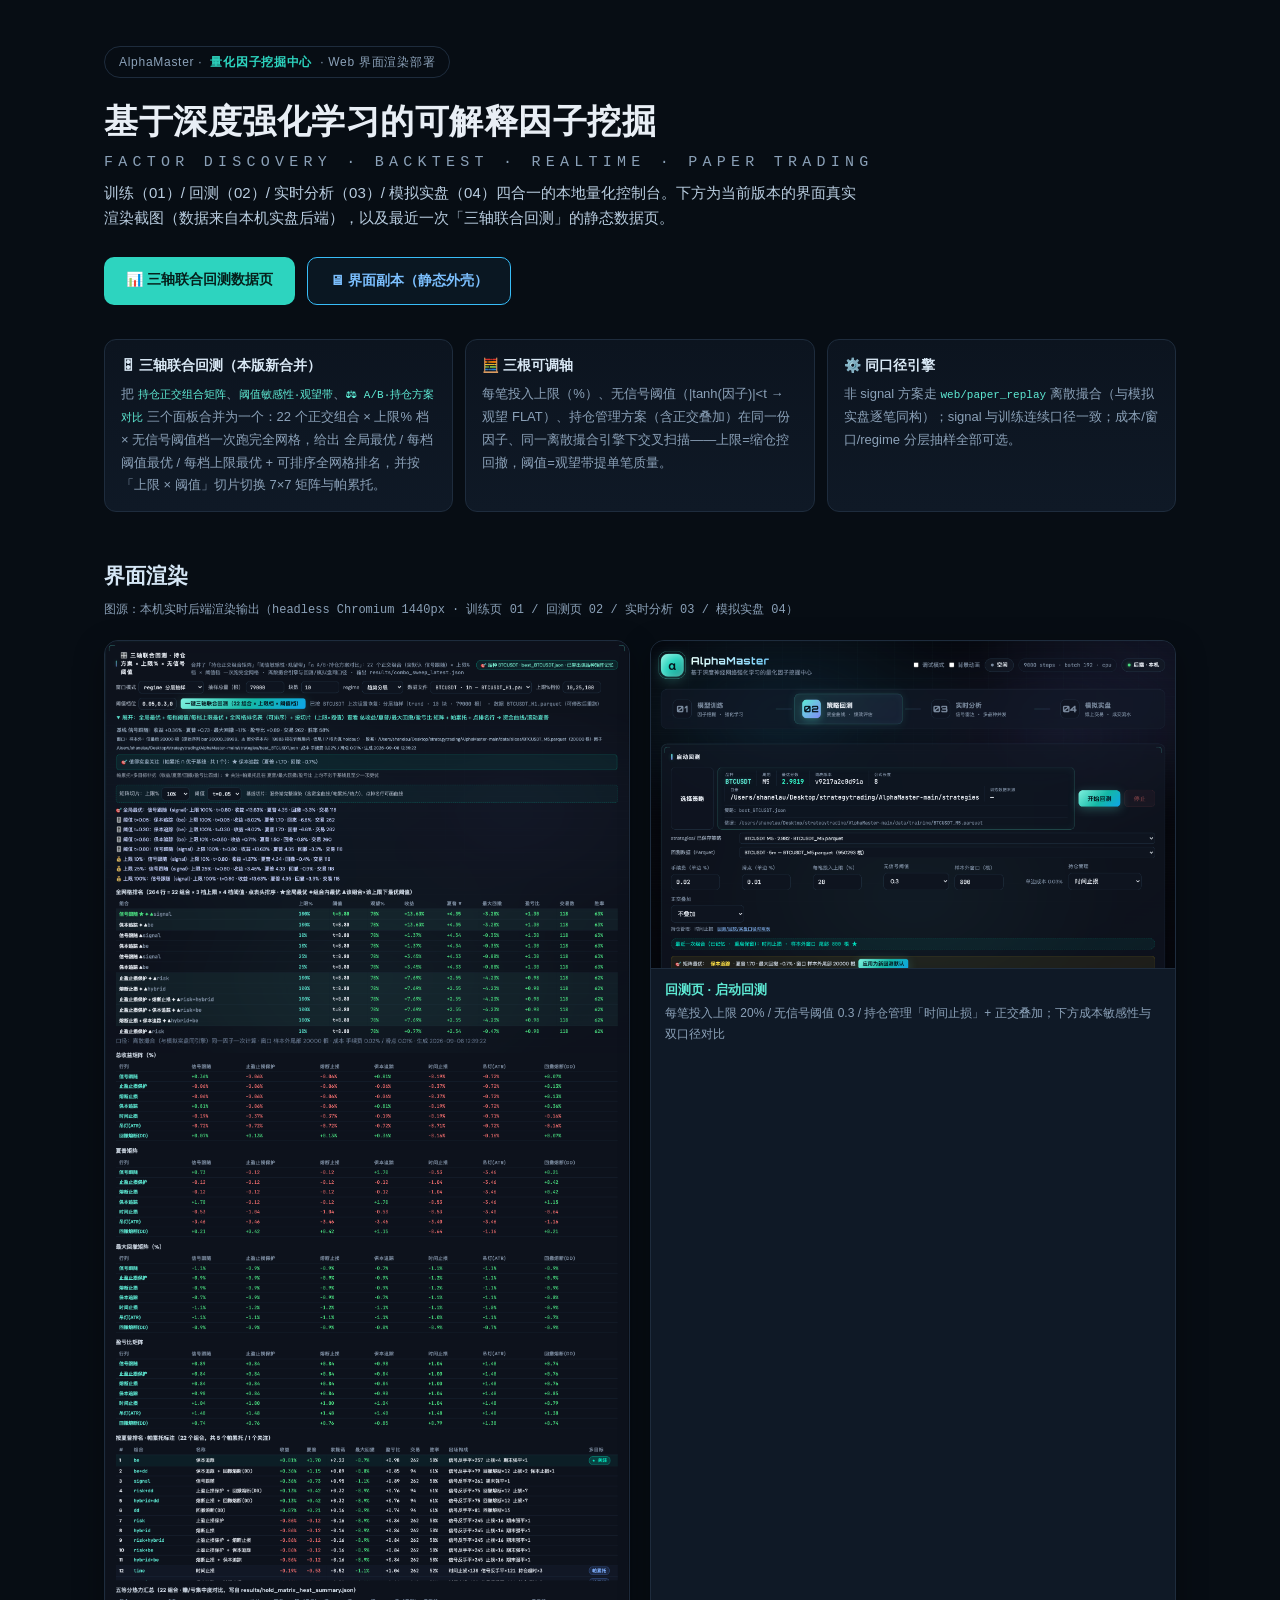
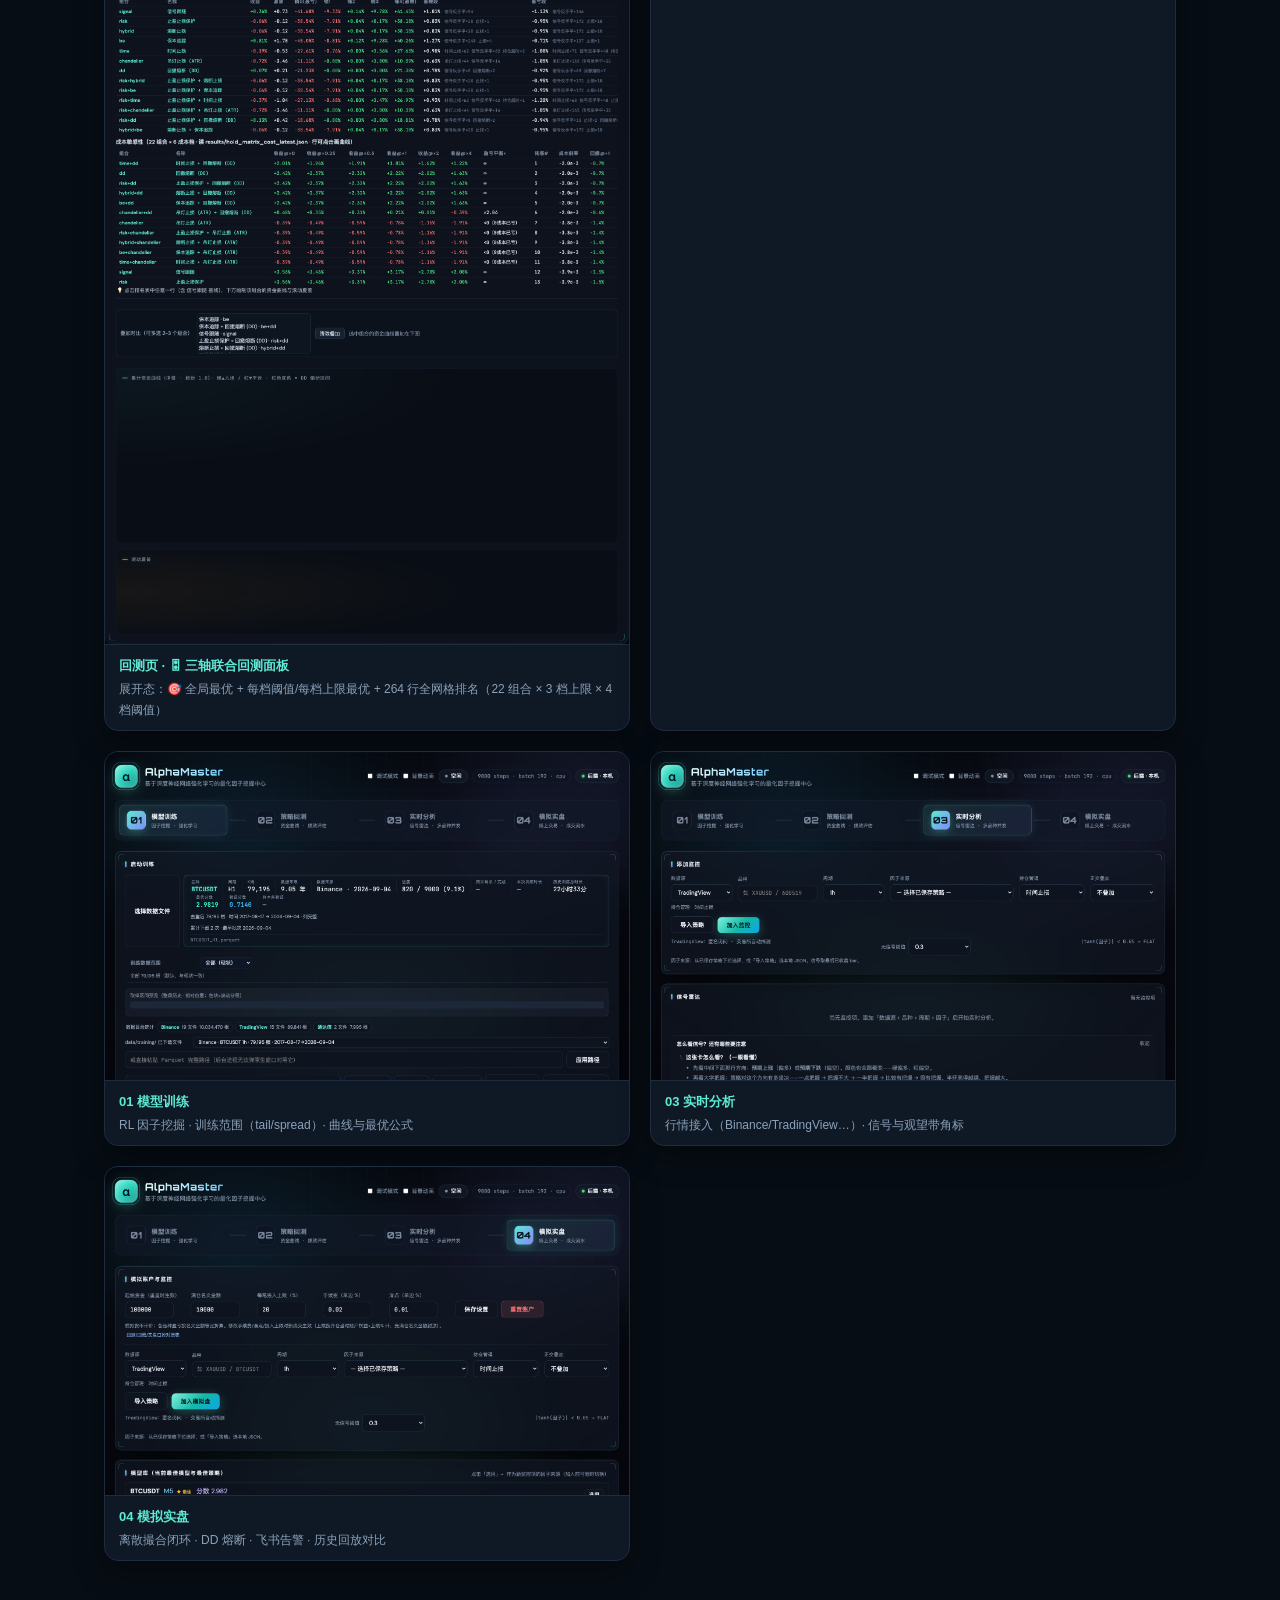
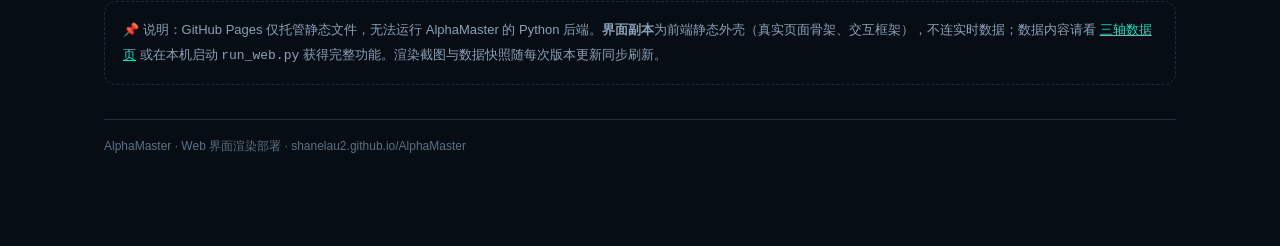
<file: index.html>
<!DOCTYPE html>
<html lang="zh-CN">
<head>
<meta charset="UTF-8" />
<meta name="viewport" content="width=device-width, initial-scale=1.0" />
<title>AlphaMaster · 量化因子挖掘中心 — Web 界面渲染</title>
<link rel="icon" type="image/svg+xml" href="./app/static/favicon.svg" />
<style>
  :root{--bg:#070d14;--panel:#0f1926;--panel2:#0c141f;--line:#1e2c3d;--txt:#e8eef5;--dim:#8ba1b8;--acc:#2dd4bf;--acc2:#38bdf8}
  *{box-sizing:border-box;margin:0;padding:0}
  body{background:radial-gradient(1200px 600px at 70% -10%, #0d2233 0%, var(--bg) 55%);color:var(--txt);font:15px/1.7 -apple-system,'PingFang SC','Microsoft YaHei',sans-serif}
  .wrap{max-width:1120px;margin:0 auto;padding:46px 24px 90px}
  .badge{display:inline-flex;align-items:center;gap:8px;border:1px solid var(--line);border-radius:999px;padding:5px 14px;font-size:12px;color:var(--dim);letter-spacing:.06em}
  .badge b{color:var(--acc)}
  h1{font-size:34px;line-height:1.25;margin:22px 0 10px;letter-spacing:.5px}
  h1 .en{display:block;font:500 15px/1 'JetBrains Mono',monospace;color:var(--dim);letter-spacing:.35em;margin-top:12px}
  .lead{color:#b9cde0;max-width:760px;font-size:15px}
  .cta{display:flex;gap:12px;flex-wrap:wrap;margin:26px 0 8px}
  .cta a{display:inline-block;padding:11px 22px;border-radius:10px;text-decoration:none;font-weight:600;font-size:14px}
  .cta .primary{background:var(--acc);color:#06201c}.cta .primary:hover{filter:brightness(1.1)}
  .cta .ghost{border:1px solid var(--acc2);color:#7cc0ff;background:rgba(56,189,248,.06)}.cta .ghost:hover{background:rgba(56,189,248,.14)}
  .panes{display:grid;grid-template-columns:repeat(auto-fit,minmax(300px,1fr));gap:12px;margin:34px 0 8px}
  .pane{border:1px solid var(--line);border-radius:12px;padding:14px 16px;background:linear-gradient(180deg,var(--panel2),var(--panel))}
  .pane h3{font-size:14px;color:#d9e8f5;margin-bottom:6px}
  .pane p{font-size:13px;color:var(--dim);line-height:1.75}
  .pane code{color:#5eead4;font:11px 'JetBrains Mono',monospace}
  h2{font-size:21px;margin:46px 0 4px;color:#d5e6f5}
  h2 small{display:block;font:12px/1.8 'JetBrains Mono',monospace;color:var(--dim);font-weight:400;margin-top:6px}
  .shots{display:grid;grid-template-columns:repeat(auto-fit,minmax(420px,1fr));gap:20px;margin-top:18px}
  .card{border:1px solid var(--line);border-radius:14px;overflow:hidden;background:var(--panel);box-shadow:0 10px 30px rgba(0,0,0,.35)}
  .card a img{width:100%;display:block;border-bottom:1px solid var(--line)}
  .card figcaption{padding:10px 14px;font-size:13px;color:#c6d6e6}
  .card figcaption b{color:#5eead4}
  .card figcaption small{display:block;color:var(--dim);font-size:12px;margin-top:2px}
  .note{margin-top:40px;padding:16px 18px;border:1px dashed var(--line);border-radius:12px;color:var(--dim);font-size:13px;line-height:1.9}
  .note a{color:var(--acc)}
  footer{margin-top:34px;color:#5c7186;font-size:12px;border-top:1px solid var(--line);padding-top:16px}
</style>
</head>
<body><div class="wrap">
  <div class="badge">AlphaMaster · <b>量化因子挖掘中心</b> · Web 界面渲染部署</div>
  <h1>基于深度强化学习的可解释因子挖掘
    <span class="en">FACTOR DISCOVERY · BACKTEST · REALTIME · PAPER TRADING</span>
  </h1>
  <p class="lead">训练（01）/ 回测（02）/ 实时分析（03）/ 模拟实盘（04）四合一的本地量化控制台。下方为当前版本的界面真实渲染截图（数据来自本机实盘后端），以及最近一次「三轴联合回测」的静态数据页。</p>
  <div class="cta">
    <a class="primary" href="./axis.html">📊 三轴联合回测数据页</a>
    <a class="ghost" href="./app/">🖥 界面副本（静态外壳）</a>
  </div>
  <div class="panes">
    <div class="pane"><h3>🎛 三轴联合回测（本版新合并）</h3><p>把 <code>持仓正交组合矩阵</code>、<code>阈值敏感性·观望带</code>、<code>⚖ A/B·持仓方案对比</code> 三个面板合并为一个：22 个正交组合 × 上限% 档 × 无信号阈值档一次跑完全网格，给出 全局最优 / 每档阈值最优 / 每档上限最优 + 可排序全网格排名，并按「上限 × 阈值」切片切换 7×7 矩阵与帕累托。</p></div>
    <div class="pane"><h3>🧮 三根可调轴</h3><p>每笔投入上限（%）、无信号阈值（|tanh(因子)|&lt;t → 观望 FLAT）、持仓管理方案（含正交叠加）在同一份因子、同一离散撮合引擎下交叉扫描——上限=缩仓控回撤，阈值=观望带提单笔质量。</p></div>
    <div class="pane"><h3>⚙️ 同口径引擎</h3><p>非 signal 方案走 <code>web/paper_replay</code> 离散撮合（与模拟实盘逐笔同构）；signal 与训练连续口径一致；成本/窗口/regime 分层抽样全部可选。</p></div>
  </div>
  <h2>界面渲染 <small>图源：本机实时后端渲染输出（headless Chromium 1440px · 训练页 01 / 回测页 02 / 实时分析 03 / 模拟实盘 04）</small></h2>
  <div class="shots">
    <figure class="card"><a href="./shots/t02b_threeaxis_panel.png" target="_blank"><img src="./shots/t02b_threeaxis_panel.png" alt="三轴联合回测面板" /></a><figcaption><b>回测页 · 🎛 三轴联合回测面板</b><small>展开态：🎯 全局最优 + 每档阈值/每档上限最优 + 264 行全网格排名（22 组合 × 3 档上限 × 4 档阈值）</small></figcaption></figure>
    <figure class="card"><a href="./shots/t02_backtest_top.png" target="_blank"><img src="./shots/t02_backtest_top.png" alt="回测页顶部" /></a><figcaption><b>回测页 · 启动回测</b><small>每笔投入上限 20% / 无信号阈值 0.3 / 持仓管理「时间止损」+ 正交叠加；下方成本敏感性与双口径对比</small></figcaption></figure>
    <figure class="card"><a href="./shots/t01_train.png" target="_blank"><img src="./shots/t01_train.png" alt="训练页" /></a><figcaption><b>01 模型训练</b><small>RL 因子挖掘 · 训练范围（tail/spread）· 曲线与最优公式</small></figcaption></figure>
    <figure class="card"><a href="./shots/t03_realtime.png" target="_blank"><img src="./shots/t03_realtime.png" alt="实时分析页" /></a><figcaption><b>03 实时分析</b><small>行情接入（Binance/TradingView…）· 信号与观望带角标</small></figcaption></figure>
    <figure class="card"><a href="./shots/t04_paper.png" target="_blank"><img src="./shots/t04_paper.png" alt="模拟实盘页" /></a><figcaption><b>04 模拟实盘</b><small>离散撮合闭环 · DD 熔断 · 飞书告警 · 历史回放对比</small></figcaption></figure>
  </div>
  <div class="note">📌 说明：GitHub Pages 仅托管静态文件，无法运行 AlphaMaster 的 Python 后端。<b>界面副本</b>为前端静态外壳（真实页面骨架、交互框架），不连实时数据；数据内容请看 <a href="./axis.html">三轴数据页</a> 或在本机启动 <code>run_web.py</code> 获得完整功能。渲染截图与数据快照随每次版本更新同步刷新。</div>
  <footer>AlphaMaster · Web 界面渲染部署 · shanelau2.github.io/AlphaMaster</footer>
</div></body></html>
</file>
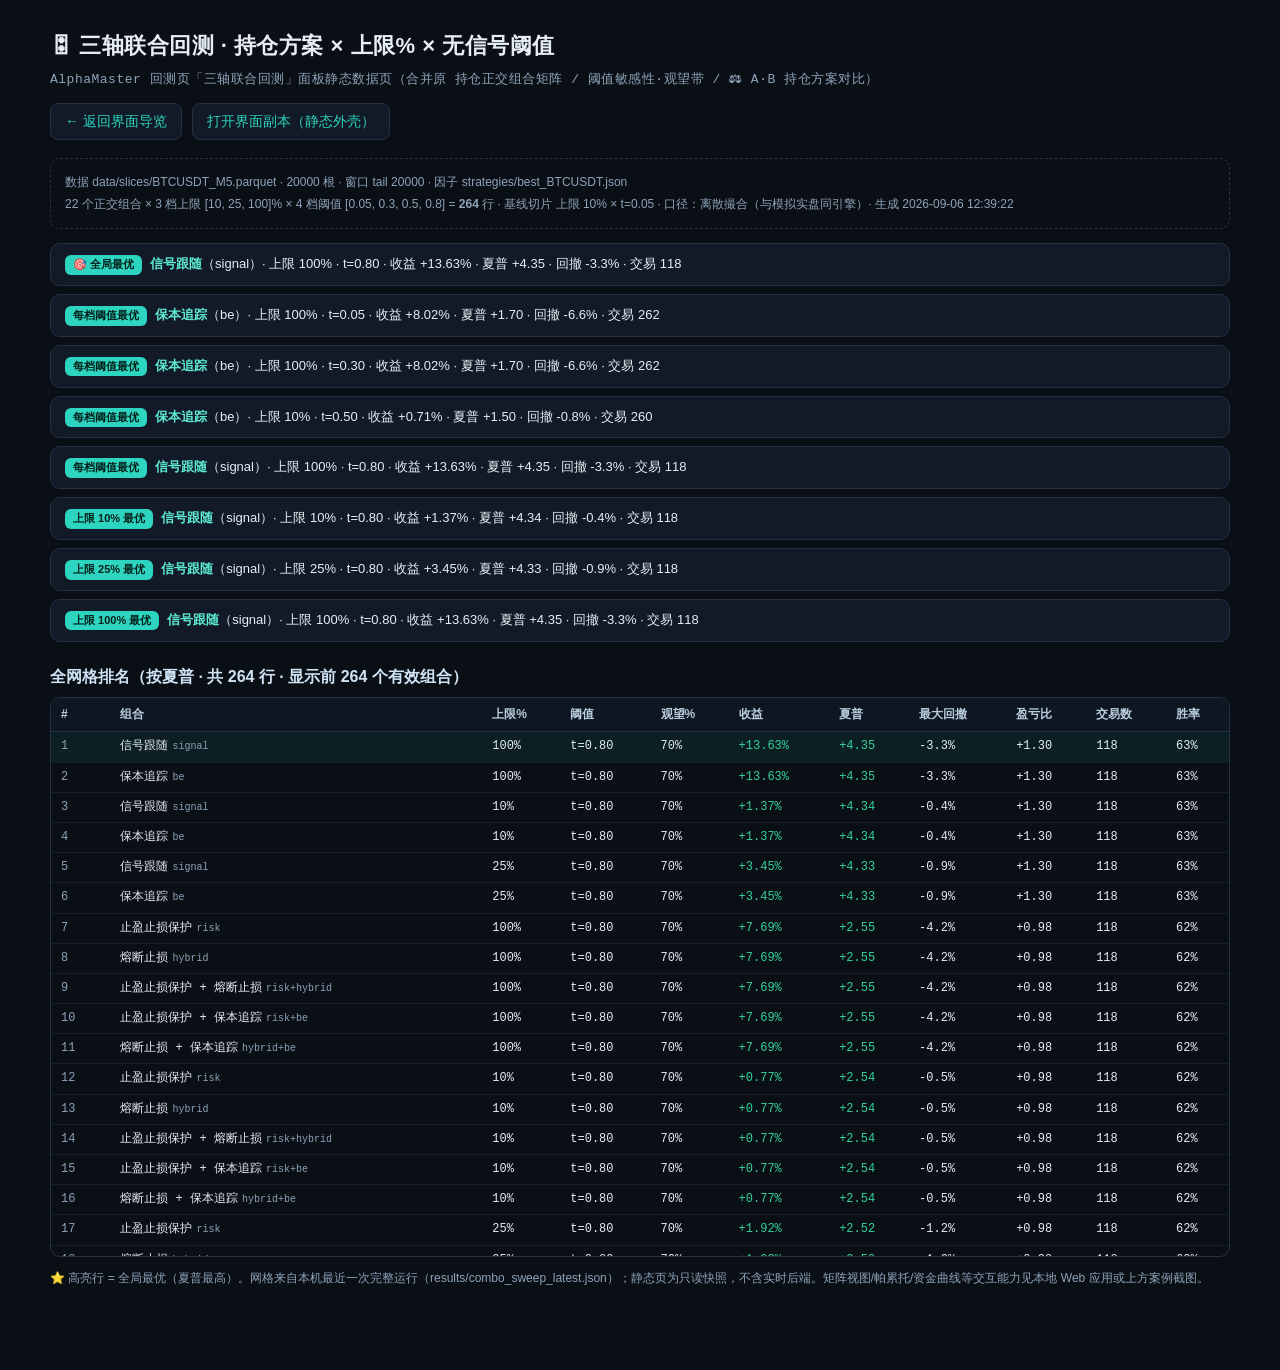
<file: axis.html>
<!DOCTYPE html><html lang=zh-CN><head><meta charset=utf-8><meta name=viewport content='width=device-width,initial-scale=1'>
<title>三轴联合回测 · 持仓方案 × 上限% × 无信号阈值 — AlphaMaster 数据页</title><style>
:root{--bg:#0a0f16;--panel:#111a26;--line:#243244;--txt:#e6edf3;--dim:#8ea3b8;--acc:#2dd4bf;--pos:#34d399;--neg:#f87171}
*{box-sizing:border-box;margin:0;padding:0}body{background:var(--bg);color:var(--txt);font:14px/1.6 -apple-system,'PingFang SC','Microsoft YaHei',sans-serif;padding:28px 22px 80px}
.wrap{max-width:1180px;margin:0 auto}
h1{font-size:22px;letter-spacing:.5px}h1 .sub{display:block;color:var(--dim);font:13px/1.7 'JetBrains Mono',monospace;font-weight:400;margin-top:6px}
.links{margin:12px 0 18px;display:flex;gap:10px;flex-wrap:wrap}
.links a{color:var(--acc);border:1px solid var(--line);padding:6px 14px;border-radius:8px;text-decoration:none;background:var(--panel)}
.links a:hover{border-color:var(--acc)}
.meta{color:var(--dim);font-size:12px;line-height:1.9;padding:12px 14px;border:1px dashed var(--line);border-radius:10px;margin:6px 0 14px}
.chip{border:1px solid var(--line);background:var(--panel);border-radius:10px;padding:10px 14px;margin:8px 0;font-size:13px}
.chip.big{border-color:#1f6f66;background:#0e1f1d}
.tag{display:inline-block;color:#04201b;background:var(--acc);border-radius:6px;font-size:11px;padding:1px 8px;margin-right:8px;font-weight:600}
.chip b{color:#5eead4} .chip .id{color:var(--dim);font:11px 'JetBrains Mono',monospace;margin-left:6px}
h2{font-size:16px;margin:22px 0 8px;color:#cfe3f5}
.tbl-wrap{max-height:560px;overflow:auto;border:1px solid var(--line);border-radius:10px}
table{border-collapse:collapse;width:100%;font-size:12px;white-space:nowrap}
th{position:sticky;top:0;background:#0e1622;color:#b9cddd;text-align:left;padding:7px 10px;font-weight:600;border-bottom:1px solid var(--line)}
td{padding:5px 10px;border-bottom:1px solid #15202f;font-family:'JetBrains Mono',monospace}
tr.best td{background:rgba(45,212,191,.08)} td.c .id{color:var(--dim);font-size:10px;margin-left:4px}
.pos{color:var(--pos)}.neg{color:var(--neg)}.m{color:var(--dim)}
.note{color:var(--dim);font-size:12px;margin-top:10px;line-height:1.9}
</style></head><body><div class=wrap>
<h1>🎛 三轴联合回测 · 持仓方案 × 上限% × 无信号阈值<span class=sub>AlphaMaster 回测页「三轴联合回测」面板静态数据页（合并原 持仓正交组合矩阵 / 阈值敏感性·观望带 / ⚖ A·B 持仓方案对比）</span></h1>
<div class=links><a href=./>← 返回界面导览</a><a href=./app/>打开界面副本（静态外壳）</a></div>
<div class=meta>数据 data/slices/BTCUSDT_M5.parquet · 20000 根 · 窗口 tail 20000 · 因子 strategies/best_BTCUSDT.json<br>22 个正交组合 × 3 档上限 [10, 25, 100]% × 4 档阈值 [0.05, 0.3, 0.5, 0.8] = <b>264</b> 行 · 基线切片 上限 10% × t=0.05 · 口径：离散撮合（与模拟实盘同引擎）· 生成 2026-09-06 12:39:22</div>
<div class=chip big><span class=tag>🎯 全局最优</span><b>信号跟随</b>（signal）· 上限 100% · t=0.80 · 收益 +13.63% · 夏普 +4.35 · 回撤 -3.3% · 交易 118</div>
<div class=chip><span class=tag>每档阈值最优</span><b>保本追踪</b>（be）· 上限 100% · t=0.05 · 收益 +8.02% · 夏普 +1.70 · 回撤 -6.6% · 交易 262</div><div class=chip><span class=tag>每档阈值最优</span><b>保本追踪</b>（be）· 上限 100% · t=0.30 · 收益 +8.02% · 夏普 +1.70 · 回撤 -6.6% · 交易 262</div><div class=chip><span class=tag>每档阈值最优</span><b>保本追踪</b>（be）· 上限 10% · t=0.50 · 收益 +0.71% · 夏普 +1.50 · 回撤 -0.8% · 交易 260</div><div class=chip><span class=tag>每档阈值最优</span><b>信号跟随</b>（signal）· 上限 100% · t=0.80 · 收益 +13.63% · 夏普 +4.35 · 回撤 -3.3% · 交易 118</div><div class=chip><span class=tag>上限 10% 最优</span><b>信号跟随</b>（signal）· 上限 10% · t=0.80 · 收益 +1.37% · 夏普 +4.34 · 回撤 -0.4% · 交易 118</div><div class=chip><span class=tag>上限 25% 最优</span><b>信号跟随</b>（signal）· 上限 25% · t=0.80 · 收益 +3.45% · 夏普 +4.33 · 回撤 -0.9% · 交易 118</div><div class=chip><span class=tag>上限 100% 最优</span><b>信号跟随</b>（signal）· 上限 100% · t=0.80 · 收益 +13.63% · 夏普 +4.35 · 回撤 -3.3% · 交易 118</div>
<h2>全网格排名（按夏普 · 共 264 行 · 显示前 264 个有效组合）</h2>
<div class=tbl-wrap><table><thead><tr><th>#</th><th>组合</th><th>上限%</th><th>阈值</th><th>观望%</th><th>收益</th><th>夏普</th><th>最大回撤</th><th>盈亏比</th><th>交易数</th><th>胜率</th></tr></thead><tbody><tr class=best><td class=m>1</td><td class=c>信号跟随<span class=id>signal</span></td><td>100%</td><td>t=0.80</td><td>70%</td><td class='pos'>+13.63%</td><td class='pos'>+4.35</td><td>-3.3%</td><td>+1.30</td><td>118</td><td>63%</td></tr><tr><td class=m>2</td><td class=c>保本追踪<span class=id>be</span></td><td>100%</td><td>t=0.80</td><td>70%</td><td class='pos'>+13.63%</td><td class='pos'>+4.35</td><td>-3.3%</td><td>+1.30</td><td>118</td><td>63%</td></tr><tr><td class=m>3</td><td class=c>信号跟随<span class=id>signal</span></td><td>10%</td><td>t=0.80</td><td>70%</td><td class='pos'>+1.37%</td><td class='pos'>+4.34</td><td>-0.4%</td><td>+1.30</td><td>118</td><td>63%</td></tr><tr><td class=m>4</td><td class=c>保本追踪<span class=id>be</span></td><td>10%</td><td>t=0.80</td><td>70%</td><td class='pos'>+1.37%</td><td class='pos'>+4.34</td><td>-0.4%</td><td>+1.30</td><td>118</td><td>63%</td></tr><tr><td class=m>5</td><td class=c>信号跟随<span class=id>signal</span></td><td>25%</td><td>t=0.80</td><td>70%</td><td class='pos'>+3.45%</td><td class='pos'>+4.33</td><td>-0.9%</td><td>+1.30</td><td>118</td><td>63%</td></tr><tr><td class=m>6</td><td class=c>保本追踪<span class=id>be</span></td><td>25%</td><td>t=0.80</td><td>70%</td><td class='pos'>+3.45%</td><td class='pos'>+4.33</td><td>-0.9%</td><td>+1.30</td><td>118</td><td>63%</td></tr><tr><td class=m>7</td><td class=c>止盈止损保护<span class=id>risk</span></td><td>100%</td><td>t=0.80</td><td>70%</td><td class='pos'>+7.69%</td><td class='pos'>+2.55</td><td>-4.2%</td><td>+0.98</td><td>118</td><td>62%</td></tr><tr><td class=m>8</td><td class=c>熔断止损<span class=id>hybrid</span></td><td>100%</td><td>t=0.80</td><td>70%</td><td class='pos'>+7.69%</td><td class='pos'>+2.55</td><td>-4.2%</td><td>+0.98</td><td>118</td><td>62%</td></tr><tr><td class=m>9</td><td class=c>止盈止损保护 + 熔断止损<span class=id>risk+hybrid</span></td><td>100%</td><td>t=0.80</td><td>70%</td><td class='pos'>+7.69%</td><td class='pos'>+2.55</td><td>-4.2%</td><td>+0.98</td><td>118</td><td>62%</td></tr><tr><td class=m>10</td><td class=c>止盈止损保护 + 保本追踪<span class=id>risk+be</span></td><td>100%</td><td>t=0.80</td><td>70%</td><td class='pos'>+7.69%</td><td class='pos'>+2.55</td><td>-4.2%</td><td>+0.98</td><td>118</td><td>62%</td></tr><tr><td class=m>11</td><td class=c>熔断止损 + 保本追踪<span class=id>hybrid+be</span></td><td>100%</td><td>t=0.80</td><td>70%</td><td class='pos'>+7.69%</td><td class='pos'>+2.55</td><td>-4.2%</td><td>+0.98</td><td>118</td><td>62%</td></tr><tr><td class=m>12</td><td class=c>止盈止损保护<span class=id>risk</span></td><td>10%</td><td>t=0.80</td><td>70%</td><td class='pos'>+0.77%</td><td class='pos'>+2.54</td><td>-0.5%</td><td>+0.98</td><td>118</td><td>62%</td></tr><tr><td class=m>13</td><td class=c>熔断止损<span class=id>hybrid</span></td><td>10%</td><td>t=0.80</td><td>70%</td><td class='pos'>+0.77%</td><td class='pos'>+2.54</td><td>-0.5%</td><td>+0.98</td><td>118</td><td>62%</td></tr><tr><td class=m>14</td><td class=c>止盈止损保护 + 熔断止损<span class=id>risk+hybrid</span></td><td>10%</td><td>t=0.80</td><td>70%</td><td class='pos'>+0.77%</td><td class='pos'>+2.54</td><td>-0.5%</td><td>+0.98</td><td>118</td><td>62%</td></tr><tr><td class=m>15</td><td class=c>止盈止损保护 + 保本追踪<span class=id>risk+be</span></td><td>10%</td><td>t=0.80</td><td>70%</td><td class='pos'>+0.77%</td><td class='pos'>+2.54</td><td>-0.5%</td><td>+0.98</td><td>118</td><td>62%</td></tr><tr><td class=m>16</td><td class=c>熔断止损 + 保本追踪<span class=id>hybrid+be</span></td><td>10%</td><td>t=0.80</td><td>70%</td><td class='pos'>+0.77%</td><td class='pos'>+2.54</td><td>-0.5%</td><td>+0.98</td><td>118</td><td>62%</td></tr><tr><td class=m>17</td><td class=c>止盈止损保护<span class=id>risk</span></td><td>25%</td><td>t=0.80</td><td>70%</td><td class='pos'>+1.92%</td><td class='pos'>+2.52</td><td>-1.2%</td><td>+0.98</td><td>118</td><td>62%</td></tr><tr><td class=m>18</td><td class=c>熔断止损<span class=id>hybrid</span></td><td>25%</td><td>t=0.80</td><td>70%</td><td class='pos'>+1.92%</td><td class='pos'>+2.52</td><td>-1.2%</td><td>+0.98</td><td>118</td><td>62%</td></tr><tr><td class=m>19</td><td class=c>止盈止损保护 + 熔断止损<span class=id>risk+hybrid</span></td><td>25%</td><td>t=0.80</td><td>70%</td><td class='pos'>+1.92%</td><td class='pos'>+2.52</td><td>-1.2%</td><td>+0.98</td><td>118</td><td>62%</td></tr><tr><td class=m>20</td><td class=c>止盈止损保护 + 保本追踪<span class=id>risk+be</span></td><td>25%</td><td>t=0.80</td><td>70%</td><td class='pos'>+1.92%</td><td class='pos'>+2.52</td><td>-1.2%</td><td>+0.98</td><td>118</td><td>62%</td></tr><tr><td class=m>21</td><td class=c>熔断止损 + 保本追踪<span class=id>hybrid+be</span></td><td>25%</td><td>t=0.80</td><td>70%</td><td class='pos'>+1.92%</td><td class='pos'>+2.52</td><td>-1.2%</td><td>+0.98</td><td>118</td><td>62%</td></tr><tr><td class=m>22</td><td class=c>保本追踪<span class=id>be</span></td><td>100%</td><td>t=0.05</td><td>0%</td><td class='pos'>+8.02%</td><td class='pos'>+1.70</td><td>-6.6%</td><td>+0.98</td><td>262</td><td>58%</td></tr><tr><td class=m>23</td><td class=c>保本追踪<span class=id>be</span></td><td>100%</td><td>t=0.30</td><td>0%</td><td class='pos'>+8.02%</td><td class='pos'>+1.70</td><td>-6.6%</td><td>+0.98</td><td>262</td><td>58%</td></tr><tr><td class=m>24</td><td class=c>保本追踪<span class=id>be</span></td><td>10%</td><td>t=0.05</td><td>0%</td><td class='pos'>+0.81%</td><td class='pos'>+1.70</td><td>-0.7%</td><td>+0.98</td><td>262</td><td>58%</td></tr><tr><td class=m>25</td><td class=c>保本追踪<span class=id>be</span></td><td>10%</td><td>t=0.30</td><td>0%</td><td class='pos'>+0.81%</td><td class='pos'>+1.70</td><td>-0.7%</td><td>+0.98</td><td>262</td><td>58%</td></tr><tr><td class=m>26</td><td class=c>保本追踪<span class=id>be</span></td><td>25%</td><td>t=0.05</td><td>0%</td><td class='pos'>+2.01%</td><td class='pos'>+1.68</td><td>-1.8%</td><td>+0.98</td><td>262</td><td>58%</td></tr><tr><td class=m>27</td><td class=c>保本追踪<span class=id>be</span></td><td>25%</td><td>t=0.30</td><td>0%</td><td class='pos'>+2.01%</td><td class='pos'>+1.68</td><td>-1.8%</td><td>+0.98</td><td>262</td><td>58%</td></tr><tr><td class=m>28</td><td class=c>回撤熔断(DD)<span class=id>dd</span></td><td>100%</td><td>t=0.80</td><td>70%</td><td class='pos'>+3.25%</td><td class='pos'>+1.60</td><td>-3.9%</td><td>+1.16</td><td>41</td><td>56%</td></tr><tr><td class=m>29</td><td class=c>保本追踪 + 回撤熔断(DD)<span class=id>be+dd</span></td><td>100%</td><td>t=0.80</td><td>70%</td><td class='pos'>+3.25%</td><td class='pos'>+1.60</td><td>-3.9%</td><td>+1.16</td><td>41</td><td>56%</td></tr><tr><td class=m>30</td><td class=c>回撤熔断(DD)<span class=id>dd</span></td><td>10%</td><td>t=0.80</td><td>70%</td><td class='pos'>+0.32%</td><td class='pos'>+1.60</td><td>-0.4%</td><td>+1.16</td><td>41</td><td>56%</td></tr><tr><td class=m>31</td><td class=c>保本追踪 + 回撤熔断(DD)<span class=id>be+dd</span></td><td>10%</td><td>t=0.80</td><td>70%</td><td class='pos'>+0.32%</td><td class='pos'>+1.60</td><td>-0.4%</td><td>+1.16</td><td>41</td><td>56%</td></tr><tr><td class=m>32</td><td class=c>回撤熔断(DD)<span class=id>dd</span></td><td>25%</td><td>t=0.80</td><td>70%</td><td class='pos'>+0.81%</td><td class='pos'>+1.58</td><td>-1.0%</td><td>+1.15</td><td>41</td><td>56%</td></tr><tr><td class=m>33</td><td class=c>保本追踪 + 回撤熔断(DD)<span class=id>be+dd</span></td><td>25%</td><td>t=0.80</td><td>70%</td><td class='pos'>+0.81%</td><td class='pos'>+1.58</td><td>-1.0%</td><td>+1.15</td><td>41</td><td>56%</td></tr><tr><td class=m>34</td><td class=c>保本追踪<span class=id>be</span></td><td>10%</td><td>t=0.50</td><td>3%</td><td class='pos'>+0.71%</td><td class='pos'>+1.50</td><td>-0.8%</td><td>+1.00</td><td>260</td><td>57%</td></tr><tr><td class=m>35</td><td class=c>保本追踪<span class=id>be</span></td><td>100%</td><td>t=0.50</td><td>3%</td><td class='pos'>+7.05%</td><td class='pos'>+1.50</td><td>-7.6%</td><td>+1.00</td><td>260</td><td>57%</td></tr><tr><td class=m>36</td><td class=c>保本追踪<span class=id>be</span></td><td>25%</td><td>t=0.50</td><td>3%</td><td class='pos'>+1.76%</td><td class='pos'>+1.48</td><td>-2.0%</td><td>+1.00</td><td>260</td><td>57%</td></tr><tr><td class=m>37</td><td class=c>时间止损<span class=id>time</span></td><td>100%</td><td>t=0.80</td><td>70%</td><td class='pos'>+3.48%</td><td class='pos'>+1.36</td><td>-4.6%</td><td>+1.00</td><td>118</td><td>58%</td></tr><tr><td class=m>38</td><td class=c>保本追踪 + 时间止损<span class=id>be+time</span></td><td>100%</td><td>t=0.80</td><td>70%</td><td class='pos'>+3.48%</td><td class='pos'>+1.36</td><td>-4.6%</td><td>+1.00</td><td>118</td><td>58%</td></tr><tr><td class=m>39</td><td class=c>时间止损<span class=id>time</span></td><td>10%</td><td>t=0.80</td><td>70%</td><td class='pos'>+0.35%</td><td class='pos'>+1.35</td><td>-0.5%</td><td>+1.00</td><td>118</td><td>58%</td></tr><tr><td class=m>40</td><td class=c>保本追踪 + 时间止损<span class=id>be+time</span></td><td>10%</td><td>t=0.80</td><td>70%</td><td class='pos'>+0.35%</td><td class='pos'>+1.35</td><td>-0.5%</td><td>+1.00</td><td>118</td><td>58%</td></tr><tr><td class=m>41</td><td class=c>时间止损<span class=id>time</span></td><td>25%</td><td>t=0.80</td><td>70%</td><td class='pos'>+0.86%</td><td class='pos'>+1.34</td><td>-1.2%</td><td>+1.00</td><td>118</td><td>58%</td></tr><tr><td class=m>42</td><td class=c>保本追踪 + 时间止损<span class=id>be+time</span></td><td>25%</td><td>t=0.80</td><td>70%</td><td class='pos'>+0.86%</td><td class='pos'>+1.34</td><td>-1.2%</td><td>+1.00</td><td>118</td><td>58%</td></tr><tr><td class=m>43</td><td class=c>保本追踪 + 回撤熔断(DD)<span class=id>be+dd</span></td><td>100%</td><td>t=0.50</td><td>3%</td><td class='pos'>+3.97%</td><td class='pos'>+1.27</td><td>-7.0%</td><td>+0.88</td><td>93</td><td>60%</td></tr><tr><td class=m>44</td><td class=c>保本追踪 + 回撤熔断(DD)<span class=id>be+dd</span></td><td>10%</td><td>t=0.50</td><td>3%</td><td class='pos'>+0.39%</td><td class='pos'>+1.26</td><td>-0.7%</td><td>+0.88</td><td>93</td><td>60%</td></tr><tr><td class=m>45</td><td class=c>保本追踪 + 回撤熔断(DD)<span class=id>be+dd</span></td><td>25%</td><td>t=0.50</td><td>3%</td><td class='pos'>+0.98%</td><td class='pos'>+1.25</td><td>-1.8%</td><td>+0.87</td><td>93</td><td>60%</td></tr><tr><td class=m>46</td><td class=c>止盈止损保护 + 回撤熔断(DD)<span class=id>risk+dd</span></td><td>100%</td><td>t=0.80</td><td>70%</td><td class='pos'>+2.36%</td><td class='pos'>+1.17</td><td>-4.7%</td><td>+1.06</td><td>41</td><td>56%</td></tr><tr><td class=m>47</td><td class=c>熔断止损 + 回撤熔断(DD)<span class=id>hybrid+dd</span></td><td>100%</td><td>t=0.80</td><td>70%</td><td class='pos'>+2.36%</td><td class='pos'>+1.17</td><td>-4.7%</td><td>+1.06</td><td>41</td><td>56%</td></tr><tr><td class=m>48</td><td class=c>止盈止损保护 + 回撤熔断(DD)<span class=id>risk+dd</span></td><td>10%</td><td>t=0.80</td><td>70%</td><td class='pos'>+0.24%</td><td class='pos'>+1.17</td><td>-0.5%</td><td>+1.06</td><td>41</td><td>56%</td></tr><tr><td class=m>49</td><td class=c>熔断止损 + 回撤熔断(DD)<span class=id>hybrid+dd</span></td><td>10%</td><td>t=0.80</td><td>70%</td><td class='pos'>+0.24%</td><td class='pos'>+1.17</td><td>-0.5%</td><td>+1.06</td><td>41</td><td>56%</td></tr><tr><td class=m>50</td><td class=c>保本追踪 + 回撤熔断(DD)<span class=id>be+dd</span></td><td>100%</td><td>t=0.05</td><td>0%</td><td class='pos'>+3.64%</td><td class='pos'>+1.16</td><td>-7.2%</td><td>+0.85</td><td>94</td><td>61%</td></tr><tr><td class=m>51</td><td class=c>保本追踪 + 回撤熔断(DD)<span class=id>be+dd</span></td><td>100%</td><td>t=0.30</td><td>0%</td><td class='pos'>+3.64%</td><td class='pos'>+1.16</td><td>-7.2%</td><td>+0.85</td><td>94</td><td>61%</td></tr><tr><td class=m>52</td><td class=c>止盈止损保护 + 回撤熔断(DD)<span class=id>risk+dd</span></td><td>25%</td><td>t=0.80</td><td>70%</td><td class='pos'>+0.59%</td><td class='pos'>+1.16</td><td>-1.2%</td><td>+1.06</td><td>41</td><td>56%</td></tr><tr><td class=m>53</td><td class=c>熔断止损 + 回撤熔断(DD)<span class=id>hybrid+dd</span></td><td>25%</td><td>t=0.80</td><td>70%</td><td class='pos'>+0.59%</td><td class='pos'>+1.16</td><td>-1.2%</td><td>+1.06</td><td>41</td><td>56%</td></tr><tr><td class=m>54</td><td class=c>保本追踪 + 回撤熔断(DD)<span class=id>be+dd</span></td><td>10%</td><td>t=0.05</td><td>0%</td><td class='pos'>+0.36%</td><td class='pos'>+1.15</td><td>-0.8%</td><td>+0.85</td><td>94</td><td>61%</td></tr><tr><td class=m>55</td><td class=c>保本追踪 + 回撤熔断(DD)<span class=id>be+dd</span></td><td>10%</td><td>t=0.30</td><td>0%</td><td class='pos'>+0.36%</td><td class='pos'>+1.15</td><td>-0.8%</td><td>+0.85</td><td>94</td><td>61%</td></tr><tr><td class=m>56</td><td class=c>保本追踪 + 回撤熔断(DD)<span class=id>be+dd</span></td><td>25%</td><td>t=0.05</td><td>0%</td><td class='pos'>+0.90%</td><td class='pos'>+1.14</td><td>-1.9%</td><td>+0.84</td><td>94</td><td>61%</td></tr><tr><td class=m>57</td><td class=c>保本追踪 + 回撤熔断(DD)<span class=id>be+dd</span></td><td>25%</td><td>t=0.30</td><td>0%</td><td class='pos'>+0.90%</td><td class='pos'>+1.14</td><td>-1.9%</td><td>+0.84</td><td>94</td><td>61%</td></tr><tr><td class=m>58</td><td class=c>信号跟随<span class=id>signal</span></td><td>10%</td><td>t=0.05</td><td>0%</td><td class='pos'>+0.36%</td><td class='pos'>+0.73</td><td>-1.1%</td><td>+0.89</td><td>262</td><td>58%</td></tr><tr><td class=m>59</td><td class=c>信号跟随<span class=id>signal</span></td><td>10%</td><td>t=0.30</td><td>0%</td><td class='pos'>+0.36%</td><td class='pos'>+0.73</td><td>-1.1%</td><td>+0.89</td><td>262</td><td>58%</td></tr><tr><td class=m>60</td><td class=c>止盈止损保护 + 时间止损<span class=id>risk+time</span></td><td>100%</td><td>t=0.80</td><td>70%</td><td class='pos'>+1.85%</td><td class='pos'>+0.73</td><td>-5.0%</td><td>+0.92</td><td>118</td><td>58%</td></tr><tr><td class=m>61</td><td class=c>熔断止损 + 时间止损<span class=id>hybrid+time</span></td><td>100%</td><td>t=0.80</td><td>70%</td><td class='pos'>+1.85%</td><td class='pos'>+0.73</td><td>-5.0%</td><td>+0.92</td><td>118</td><td>58%</td></tr><tr><td class=m>62</td><td class=c>止盈止损保护 + 时间止损<span class=id>risk+time</span></td><td>10%</td><td>t=0.80</td><td>70%</td><td class='pos'>+0.18%</td><td class='pos'>+0.72</td><td>-0.5%</td><td>+0.92</td><td>118</td><td>58%</td></tr><tr><td class=m>63</td><td class=c>熔断止损 + 时间止损<span class=id>hybrid+time</span></td><td>10%</td><td>t=0.80</td><td>70%</td><td class='pos'>+0.18%</td><td class='pos'>+0.72</td><td>-0.5%</td><td>+0.92</td><td>118</td><td>58%</td></tr><tr><td class=m>64</td><td class=c>信号跟随<span class=id>signal</span></td><td>25%</td><td>t=0.05</td><td>0%</td><td class='pos'>+0.89%</td><td class='pos'>+0.71</td><td>-2.8%</td><td>+0.89</td><td>262</td><td>58%</td></tr><tr><td class=m>65</td><td class=c>信号跟随<span class=id>signal</span></td><td>25%</td><td>t=0.30</td><td>0%</td><td class='pos'>+0.89%</td><td class='pos'>+0.71</td><td>-2.8%</td><td>+0.89</td><td>262</td><td>58%</td></tr><tr><td class=m>66</td><td class=c>止盈止损保护 + 时间止损<span class=id>risk+time</span></td><td>25%</td><td>t=0.80</td><td>70%</td><td class='pos'>+0.45%</td><td class='pos'>+0.71</td><td>-1.3%</td><td>+0.92</td><td>118</td><td>58%</td></tr><tr><td class=m>67</td><td class=c>熔断止损 + 时间止损<span class=id>hybrid+time</span></td><td>25%</td><td>t=0.80</td><td>70%</td><td class='pos'>+0.45%</td><td class='pos'>+0.71</td><td>-1.3%</td><td>+0.92</td><td>118</td><td>58%</td></tr><tr><td class=m>68</td><td class=c>信号跟随<span class=id>signal</span></td><td>100%</td><td>t=0.05</td><td>0%</td><td class='pos'>+3.48%</td><td class='pos'>+0.70</td><td>-10.7%</td><td>+0.89</td><td>262</td><td>58%</td></tr><tr><td class=m>69</td><td class=c>信号跟随<span class=id>signal</span></td><td>100%</td><td>t=0.30</td><td>0%</td><td class='pos'>+3.48%</td><td class='pos'>+0.70</td><td>-10.7%</td><td>+0.89</td><td>262</td><td>58%</td></tr><tr><td class=m>70</td><td class=c>信号跟随<span class=id>signal</span></td><td>10%</td><td>t=0.50</td><td>3%</td><td class='pos'>+0.28%</td><td class='pos'>+0.56</td><td>-1.2%</td><td>+0.92</td><td>260</td><td>57%</td></tr><tr><td class=m>71</td><td class=c>信号跟随<span class=id>signal</span></td><td>25%</td><td>t=0.50</td><td>3%</td><td class='pos'>+0.67%</td><td class='pos'>+0.54</td><td>-3.1%</td><td>+0.92</td><td>260</td><td>57%</td></tr><tr><td class=m>72</td><td class=c>止盈止损保护 + 回撤熔断(DD)<span class=id>risk+dd</span></td><td>100%</td><td>t=0.50</td><td>3%</td><td class='pos'>+1.61%</td><td class='pos'>+0.53</td><td>-8.5%</td><td>+0.79</td><td>93</td><td>60%</td></tr><tr><td class=m>73</td><td class=c>熔断止损 + 回撤熔断(DD)<span class=id>hybrid+dd</span></td><td>100%</td><td>t=0.50</td><td>3%</td><td class='pos'>+1.61%</td><td class='pos'>+0.53</td><td>-8.5%</td><td>+0.79</td><td>93</td><td>60%</td></tr><tr><td class=m>74</td><td class=c>止盈止损保护 + 回撤熔断(DD)<span class=id>risk+dd</span></td><td>10%</td><td>t=0.50</td><td>3%</td><td class='pos'>+0.16%</td><td class='pos'>+0.53</td><td>-0.9%</td><td>+0.79</td><td>93</td><td>60%</td></tr><tr><td class=m>75</td><td class=c>熔断止损 + 回撤熔断(DD)<span class=id>hybrid+dd</span></td><td>10%</td><td>t=0.50</td><td>3%</td><td class='pos'>+0.16%</td><td class='pos'>+0.53</td><td>-0.9%</td><td>+0.79</td><td>93</td><td>60%</td></tr><tr><td class=m>76</td><td class=c>信号跟随<span class=id>signal</span></td><td>100%</td><td>t=0.50</td><td>3%</td><td class='pos'>+2.56%</td><td class='pos'>+0.52</td><td>-11.7%</td><td>+0.92</td><td>260</td><td>57%</td></tr><tr><td class=m>77</td><td class=c>止盈止损保护 + 回撤熔断(DD)<span class=id>risk+dd</span></td><td>25%</td><td>t=0.50</td><td>3%</td><td class='pos'>+0.39%</td><td class='pos'>+0.52</td><td>-2.3%</td><td>+0.79</td><td>93</td><td>60%</td></tr><tr><td class=m>78</td><td class=c>熔断止损 + 回撤熔断(DD)<span class=id>hybrid+dd</span></td><td>25%</td><td>t=0.50</td><td>3%</td><td class='pos'>+0.39%</td><td class='pos'>+0.52</td><td>-2.3%</td><td>+0.79</td><td>93</td><td>60%</td></tr><tr><td class=m>79</td><td class=c>吊灯(ATR) + 回撤熔断(DD)<span class=id>chandelier+dd</span></td><td>10%</td><td>t=0.80</td><td>70%</td><td class='pos'>+0.05%</td><td class='pos'>+0.48</td><td>-0.3%</td><td>+1.48</td><td>41</td><td>49%</td></tr><tr><td class=m>80</td><td class=c>吊灯(ATR) + 回撤熔断(DD)<span class=id>chandelier+dd</span></td><td>100%</td><td>t=0.80</td><td>70%</td><td class='pos'>+0.48%</td><td class='pos'>+0.48</td><td>-2.7%</td><td>+1.48</td><td>41</td><td>49%</td></tr><tr><td class=m>81</td><td class=c>吊灯(ATR) + 回撤熔断(DD)<span class=id>chandelier+dd</span></td><td>25%</td><td>t=0.80</td><td>70%</td><td class='pos'>+0.12%</td><td class='pos'>+0.47</td><td>-0.7%</td><td>+1.48</td><td>41</td><td>49%</td></tr><tr><td class=m>82</td><td class=c>止盈止损保护 + 回撤熔断(DD)<span class=id>risk+dd</span></td><td>10%</td><td>t=0.05</td><td>0%</td><td class='pos'>+0.13%</td><td class='pos'>+0.42</td><td>-0.9%</td><td>+0.76</td><td>94</td><td>61%</td></tr><tr><td class=m>83</td><td class=c>止盈止损保护 + 回撤熔断(DD)<span class=id>risk+dd</span></td><td>10%</td><td>t=0.30</td><td>0%</td><td class='pos'>+0.13%</td><td class='pos'>+0.42</td><td>-0.9%</td><td>+0.76</td><td>94</td><td>61%</td></tr><tr><td class=m>84</td><td class=c>熔断止损 + 回撤熔断(DD)<span class=id>hybrid+dd</span></td><td>10%</td><td>t=0.05</td><td>0%</td><td class='pos'>+0.13%</td><td class='pos'>+0.42</td><td>-0.9%</td><td>+0.76</td><td>94</td><td>61%</td></tr><tr><td class=m>85</td><td class=c>熔断止损 + 回撤熔断(DD)<span class=id>hybrid+dd</span></td><td>10%</td><td>t=0.30</td><td>0%</td><td class='pos'>+0.13%</td><td class='pos'>+0.42</td><td>-0.9%</td><td>+0.76</td><td>94</td><td>61%</td></tr><tr><td class=m>86</td><td class=c>止盈止损保护 + 回撤熔断(DD)<span class=id>risk+dd</span></td><td>100%</td><td>t=0.05</td><td>0%</td><td class='pos'>+1.26%</td><td class='pos'>+0.41</td><td>-8.7%</td><td>+0.76</td><td>94</td><td>61%</td></tr><tr><td class=m>87</td><td class=c>止盈止损保护 + 回撤熔断(DD)<span class=id>risk+dd</span></td><td>100%</td><td>t=0.30</td><td>0%</td><td class='pos'>+1.26%</td><td class='pos'>+0.41</td><td>-8.7%</td><td>+0.76</td><td>94</td><td>61%</td></tr><tr><td class=m>88</td><td class=c>熔断止损 + 回撤熔断(DD)<span class=id>hybrid+dd</span></td><td>100%</td><td>t=0.05</td><td>0%</td><td class='pos'>+1.26%</td><td class='pos'>+0.41</td><td>-8.7%</td><td>+0.76</td><td>94</td><td>61%</td></tr><tr><td class=m>89</td><td class=c>熔断止损 + 回撤熔断(DD)<span class=id>hybrid+dd</span></td><td>100%</td><td>t=0.30</td><td>0%</td><td class='pos'>+1.26%</td><td class='pos'>+0.41</td><td>-8.7%</td><td>+0.76</td><td>94</td><td>61%</td></tr><tr><td class=m>90</td><td class=c>止盈止损保护 + 回撤熔断(DD)<span class=id>risk+dd</span></td><td>25%</td><td>t=0.05</td><td>0%</td><td class='pos'>+0.31%</td><td class='pos'>+0.40</td><td>-2.3%</td><td>+0.76</td><td>94</td><td>61%</td></tr><tr><td class=m>91</td><td class=c>止盈止损保护 + 回撤熔断(DD)<span class=id>risk+dd</span></td><td>25%</td><td>t=0.30</td><td>0%</td><td class='pos'>+0.31%</td><td class='pos'>+0.40</td><td>-2.3%</td><td>+0.76</td><td>94</td><td>61%</td></tr><tr><td class=m>92</td><td class=c>熔断止损 + 回撤熔断(DD)<span class=id>hybrid+dd</span></td><td>25%</td><td>t=0.05</td><td>0%</td><td class='pos'>+0.31%</td><td class='pos'>+0.40</td><td>-2.3%</td><td>+0.76</td><td>94</td><td>61%</td></tr><tr><td class=m>93</td><td class=c>熔断止损 + 回撤熔断(DD)<span class=id>hybrid+dd</span></td><td>25%</td><td>t=0.30</td><td>0%</td><td class='pos'>+0.31%</td><td class='pos'>+0.40</td><td>-2.3%</td><td>+0.76</td><td>94</td><td>61%</td></tr><tr><td class=m>94</td><td class=c>回撤熔断(DD)<span class=id>dd</span></td><td>100%</td><td>t=0.50</td><td>3%</td><td class='pos'>+1.06%</td><td class='pos'>+0.32</td><td>-8.3%</td><td>+0.77</td><td>93</td><td>60%</td></tr><tr><td class=m>95</td><td class=c>回撤熔断(DD)<span class=id>dd</span></td><td>10%</td><td>t=0.50</td><td>3%</td><td class='pos'>+0.10%</td><td class='pos'>+0.31</td><td>-0.9%</td><td>+0.77</td><td>93</td><td>60%</td></tr><tr><td class=m>96</td><td class=c>回撤熔断(DD)<span class=id>dd</span></td><td>25%</td><td>t=0.50</td><td>3%</td><td class='pos'>+0.25%</td><td class='pos'>+0.29</td><td>-2.2%</td><td>+0.77</td><td>93</td><td>60%</td></tr><tr><td class=m>97</td><td class=c>回撤熔断(DD)<span class=id>dd</span></td><td>100%</td><td>t=0.05</td><td>0%</td><td class='pos'>+0.72%</td><td class='pos'>+0.21</td><td>-8.6%</td><td>+0.74</td><td>94</td><td>61%</td></tr><tr><td class=m>98</td><td class=c>回撤熔断(DD)<span class=id>dd</span></td><td>100%</td><td>t=0.30</td><td>0%</td><td class='pos'>+0.72%</td><td class='pos'>+0.21</td><td>-8.6%</td><td>+0.74</td><td>94</td><td>61%</td></tr><tr><td class=m>99</td><td class=c>回撤熔断(DD)<span class=id>dd</span></td><td>10%</td><td>t=0.05</td><td>0%</td><td class='pos'>+0.07%</td><td class='pos'>+0.21</td><td>-0.9%</td><td>+0.74</td><td>94</td><td>61%</td></tr><tr><td class=m>100</td><td class=c>回撤熔断(DD)<span class=id>dd</span></td><td>10%</td><td>t=0.30</td><td>0%</td><td class='pos'>+0.07%</td><td class='pos'>+0.21</td><td>-0.9%</td><td>+0.74</td><td>94</td><td>61%</td></tr><tr><td class=m>101</td><td class=c>回撤熔断(DD)<span class=id>dd</span></td><td>25%</td><td>t=0.05</td><td>0%</td><td class='pos'>+0.16%</td><td class='pos'>+0.19</td><td>-2.3%</td><td>+0.74</td><td>94</td><td>61%</td></tr><tr><td class=m>102</td><td class=c>回撤熔断(DD)<span class=id>dd</span></td><td>25%</td><td>t=0.30</td><td>0%</td><td class='pos'>+0.16%</td><td class='pos'>+0.19</td><td>-2.3%</td><td>+0.74</td><td>94</td><td>61%</td></tr><tr><td class=m>103</td><td class=c>止盈止损保护<span class=id>risk</span></td><td>10%</td><td>t=0.05</td><td>0%</td><td class='neg'>-0.06%</td><td class='neg'>-0.12</td><td>-0.9%</td><td>+0.84</td><td>262</td><td>58%</td></tr><tr><td class=m>104</td><td class=c>止盈止损保护<span class=id>risk</span></td><td>10%</td><td>t=0.30</td><td>0%</td><td class='neg'>-0.06%</td><td class='neg'>-0.12</td><td>-0.9%</td><td>+0.84</td><td>262</td><td>58%</td></tr><tr><td class=m>105</td><td class=c>熔断止损<span class=id>hybrid</span></td><td>10%</td><td>t=0.05</td><td>0%</td><td class='neg'>-0.06%</td><td class='neg'>-0.12</td><td>-0.9%</td><td>+0.84</td><td>262</td><td>58%</td></tr><tr><td class=m>106</td><td class=c>熔断止损<span class=id>hybrid</span></td><td>10%</td><td>t=0.30</td><td>0%</td><td class='neg'>-0.06%</td><td class='neg'>-0.12</td><td>-0.9%</td><td>+0.84</td><td>262</td><td>58%</td></tr><tr><td class=m>107</td><td class=c>止盈止损保护 + 熔断止损<span class=id>risk+hybrid</span></td><td>10%</td><td>t=0.05</td><td>0%</td><td class='neg'>-0.06%</td><td class='neg'>-0.12</td><td>-0.9%</td><td>+0.84</td><td>262</td><td>58%</td></tr><tr><td class=m>108</td><td class=c>止盈止损保护 + 熔断止损<span class=id>risk+hybrid</span></td><td>10%</td><td>t=0.30</td><td>0%</td><td class='neg'>-0.06%</td><td class='neg'>-0.12</td><td>-0.9%</td><td>+0.84</td><td>262</td><td>58%</td></tr><tr><td class=m>109</td><td class=c>止盈止损保护 + 保本追踪<span class=id>risk+be</span></td><td>10%</td><td>t=0.05</td><td>0%</td><td class='neg'>-0.06%</td><td class='neg'>-0.12</td><td>-0.9%</td><td>+0.84</td><td>262</td><td>58%</td></tr><tr><td class=m>110</td><td class=c>止盈止损保护 + 保本追踪<span class=id>risk+be</span></td><td>10%</td><td>t=0.30</td><td>0%</td><td class='neg'>-0.06%</td><td class='neg'>-0.12</td><td>-0.9%</td><td>+0.84</td><td>262</td><td>58%</td></tr><tr><td class=m>111</td><td class=c>熔断止损 + 保本追踪<span class=id>hybrid+be</span></td><td>10%</td><td>t=0.05</td><td>0%</td><td class='neg'>-0.06%</td><td class='neg'>-0.12</td><td>-0.9%</td><td>+0.84</td><td>262</td><td>58%</td></tr><tr><td class=m>112</td><td class=c>熔断止损 + 保本追踪<span class=id>hybrid+be</span></td><td>10%</td><td>t=0.30</td><td>0%</td><td class='neg'>-0.06%</td><td class='neg'>-0.12</td><td>-0.9%</td><td>+0.84</td><td>262</td><td>58%</td></tr><tr><td class=m>113</td><td class=c>时间止损 + 回撤熔断(DD)<span class=id>time+dd</span></td><td>100%</td><td>t=0.80</td><td>70%</td><td class='neg'>-0.21%</td><td class='neg'>-0.14</td><td>-4.5%</td><td>+0.90</td><td>41</td><td>56%</td></tr><tr><td class=m>114</td><td class=c>时间止损 + 回撤熔断(DD)<span class=id>time+dd</span></td><td>10%</td><td>t=0.80</td><td>70%</td><td class='neg'>-0.02%</td><td class='neg'>-0.14</td><td>-0.5%</td><td>+0.90</td><td>41</td><td>56%</td></tr><tr><td class=m>115</td><td class=c>止盈止损保护<span class=id>risk</span></td><td>25%</td><td>t=0.05</td><td>0%</td><td class='neg'>-0.16%</td><td class='neg'>-0.14</td><td>-2.4%</td><td>+0.84</td><td>262</td><td>58%</td></tr><tr><td class=m>116</td><td class=c>止盈止损保护<span class=id>risk</span></td><td>25%</td><td>t=0.30</td><td>0%</td><td class='neg'>-0.16%</td><td class='neg'>-0.14</td><td>-2.4%</td><td>+0.84</td><td>262</td><td>58%</td></tr><tr><td class=m>117</td><td class=c>熔断止损<span class=id>hybrid</span></td><td>25%</td><td>t=0.05</td><td>0%</td><td class='neg'>-0.16%</td><td class='neg'>-0.14</td><td>-2.4%</td><td>+0.84</td><td>262</td><td>58%</td></tr><tr><td class=m>118</td><td class=c>熔断止损<span class=id>hybrid</span></td><td>25%</td><td>t=0.30</td><td>0%</td><td class='neg'>-0.16%</td><td class='neg'>-0.14</td><td>-2.4%</td><td>+0.84</td><td>262</td><td>58%</td></tr><tr><td class=m>119</td><td class=c>止盈止损保护 + 熔断止损<span class=id>risk+hybrid</span></td><td>25%</td><td>t=0.05</td><td>0%</td><td class='neg'>-0.16%</td><td class='neg'>-0.14</td><td>-2.4%</td><td>+0.84</td><td>262</td><td>58%</td></tr><tr><td class=m>120</td><td class=c>止盈止损保护 + 熔断止损<span class=id>risk+hybrid</span></td><td>25%</td><td>t=0.30</td><td>0%</td><td class='neg'>-0.16%</td><td class='neg'>-0.14</td><td>-2.4%</td><td>+0.84</td><td>262</td><td>58%</td></tr></tbody></table></div>
<div class=note>⭐ 高亮行 = 全局最优（夏普最高）。网格来自本机最近一次完整运行（results/combo_sweep_latest.json）；静态页为只读快照，不含实时后端。矩阵视图/帕累托/资金曲线等交互能力见本地 Web 应用或上方案例截图。</div>
</div></body></html>
</file>
